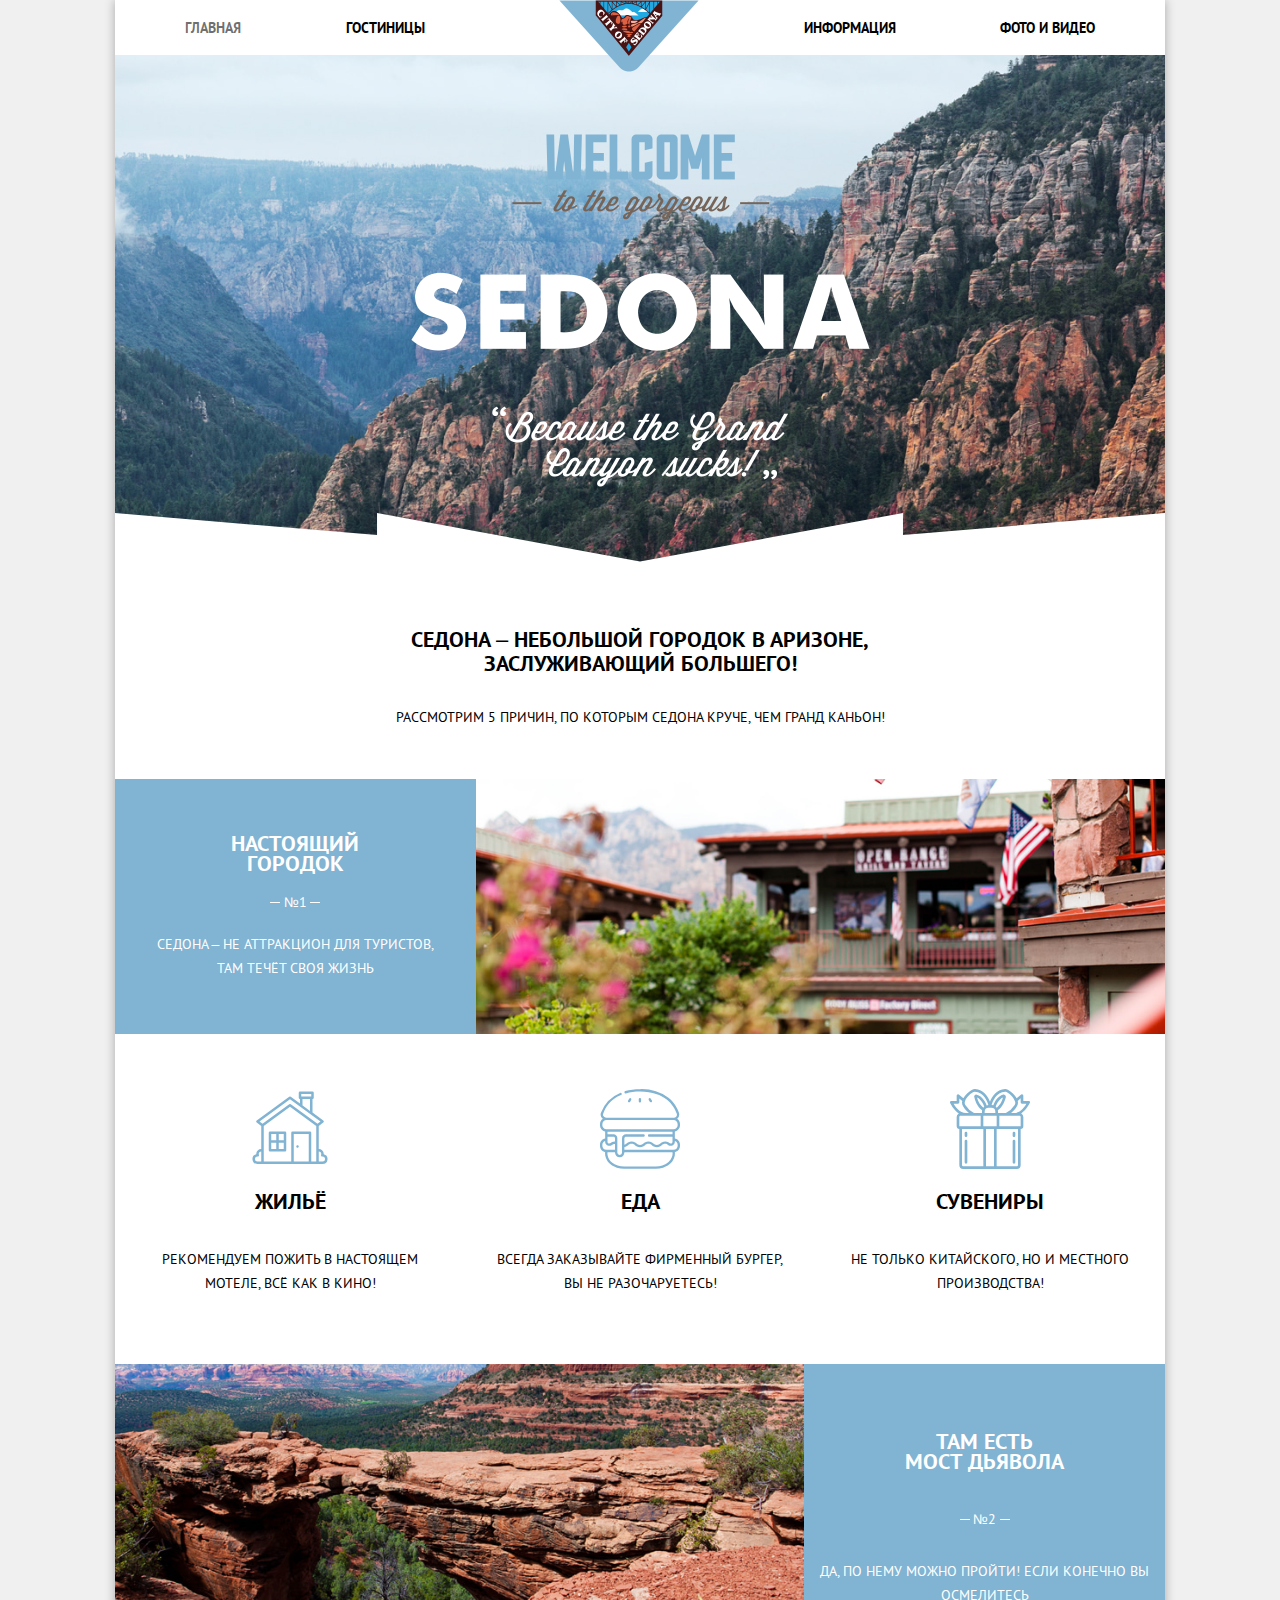
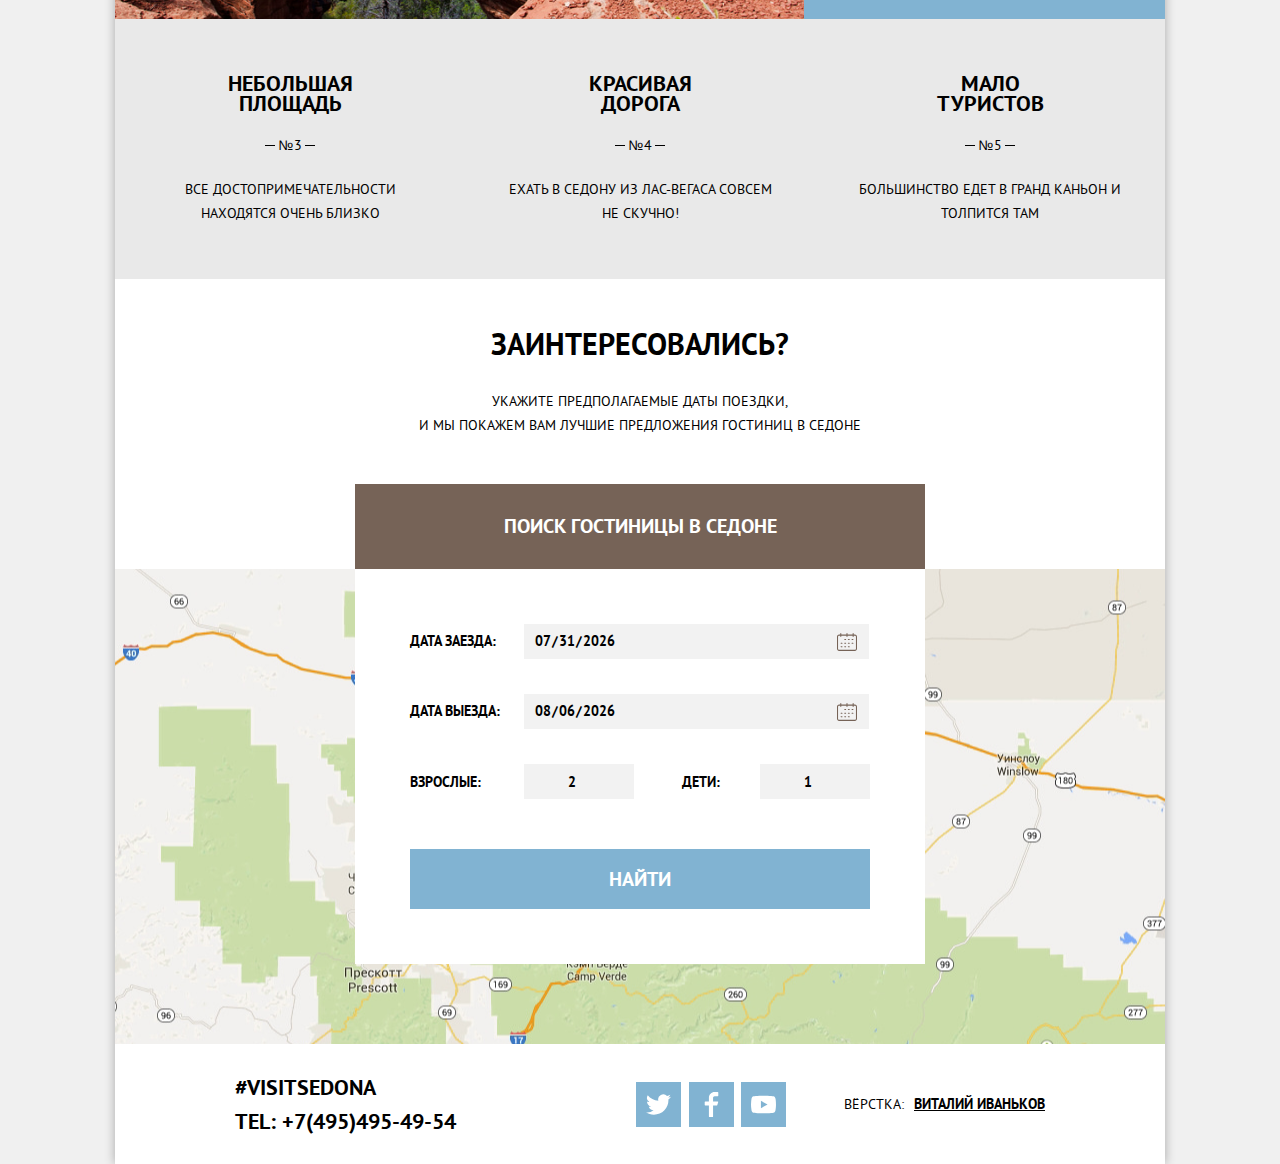
<file: index.html>
<!DOCTYPE html>
<html lang="ru">

<head>
  <meta charset="UTF-8">
  <meta name="viewport" content="width=device-width, initial-scale=1.0">
  <link rel="stylesheet" href="css/normalize.css">
  <link rel="stylesheet" href="css/style.css">
  <title>Туристический городок Sedona</title>
</head>

<body>

  <h1 class="visually-hidden">Сайт туристического городка Sedona</h1>

  <div class="main-container">

    <header class="header">
      <h2 class="visually-hidden">Шапка сайта</h2>
      <div class="inner-container">
        <nav class="main-navigation">
          <ul class="navigation-list">
            <li class="list-item-left"><a class="navigation-active">Главная</a></li>
            <li class="list-item-left"><a href="hotels.html">Гостиницы</a></li>
            <li class="navigation-logo"></li>
            <li class="list-item-right"><a href="#">Информация</a></li>
            <li class="list-item-right"><a href="#">Фото и видео</a></li>
          </ul>
        </nav>
      </div>
    </header>

    <main class="main">

      <section class="main-logo">
        <h2 class="visually-hidden">Логотип-приветствие посетителя</h2>
        <img src="img/icon/welcome.png"
          alt="Изображение, на котором написано: 'Welcome to the gorgeous Sedona. «Because the Grand Canyon sucks!»'">
        <div class="decorative-arrows-wrapper">
          <img class="decorative-arrows" src="svg/arrows.svg" alt="Декоративные стрелочки">
        </div>
      </section>

      <section class="main-features">
        <h2 class="visually-hidden">Преимущества отдыха в Седоне</h2>
        <p class="main-features-title">Седона ‒ небольшой городок в Аризоне, <br> заслуживающий большего!</p>
        <p class="main-features-text">Рассмотрим 5 причин, по которым Седона круче, чем Гранд Каньон!</p>

        <div class="feature">
          <h3 class="visually-hidden">Преимущество №1</h3>
          <div class="feature-card">
            <div class="card-title">Настоящий<br>городок</div>
            <div class="card-num">№1</div>
            <div class="card-text">Седона ‒ не аттракцион для туристов,<br>там течёт своя жизнь</div>
          </div>
          <div class="feature-img">
            <img src="img/main/photo-2.jpg" alt="Фото кафе на территории Седоны">
          </div>
        </div>

        <div class="features-block">
          <div class="feature-card">
            <img class="card-icon" height="80" width="80" src="svg/living.svg" alt="Иконка в виде домика">
            <p class="card-title">Жильё</p>
            <p class="card-text">Рекомендуем пожить в настоящем мотеле, всё как в кино!</p>
          </div>
          <div class="feature-card">
            <img class="card-icon" height="80" width="80" src="svg/burger.svg" alt="Иконка в виде бургера">
            <p class="card-title">Еда</p>
            <p class="card-text">Всегда заказывайте фирменный бургер, вы не разочаруетесь!</p>
          </div>
          <div class="feature-card">
            <img class="card-icon" height="80" width="80" src="svg/gift.svg" alt="Иконка в виде подарочной коробки">
            <p class="card-title">Сувениры</p>
            <p class="card-text">Не только китайского, но и местного производства!</p>
          </div>
        </div>

        <div class="feature">
          <h3 class="visually-hidden">Преимущество №2</h3>
          <div class="feature-img">
            <img src="img/main/photo-1.jpg" alt="Фото Моста дьявола">
          </div>
          <div class="feature-card">
            <p class="card-title">Там есть<br>мост дьявола</p>
            <p class="card-num">№2</p>
            <p class="card-text">Да, по нему можно пройти! Если конечно вы осмелитесь</p>
          </div>
        </div>

        <div class="features-block">
          <div class="feature-card">
            <h3 class="visually-hidden">Преимущество №3</h3>
            <p class="card-title">Небольшая<br>площадь</p>
            <p class="card-num">№3</p>
            <p class="card-text">Все достопримечательности находятся очень близко</p>
          </div>
          <div class="feature-card">
            <h3 class="visually-hidden">Преимущество №4</h3>
            <p class="card-title">Красивая<br>дорога</p>
            <p class="card-num">№4</p>
            <p class="card-text">Ехать в Седону из Лас-Вегаса совсем не скучно!</p>
          </div>
          <div class="feature-card">
            <h3 class="visually-hidden">Преимущество №5</h3>
            <p class="card-title">Мало<br>туристов</p>
            <p class="card-num">№5</p>
            <p class="card-text">Большинство едет в Гранд Каньон и толпится там</p>
          </div>
        </div>

      </section>

      <section class="main-hotels">

        <h2 class="visually-hidden">Поиск гостиницы в Седоне</h2>

        <p class="hotels-title">Заинтересовались?</p>

        <p class="hotels-subtitle">Укажите предполагаемые даты поездки, <br> и мы покажем вам лучшие предложения
          гостиниц в Седоне </p>

        <button class="index-btn" type="button">Поиск гостиницы в Седоне</button>

      </section>

      <section class="main-map">

        <div class="index-form-wrapper">
          <form class="index-form" style="display:block;opacity: 1;" action="https://echo.htmlacademy.ru" method="POST">
            <div class="index-form-line">
              <label class="index-line-label" for="start-date"> Дата заезда: </label>
              <input class="index-line-input" type="date" id="start-date" name="start-date" value="2020-06-10" required>
            </div>
            <div class="index-form-line">
              <label class="index-line-label" for="end-date"> Дата выезда: </label>
              <input class="index-line-input" type="date" id="end-date" name="end-date" value="2020-06-18" required>
            </div>
            <div class="index-form-line">
              <div class="index-line-div">
                <label class="index-line-label" for="adults-count"> Взрослые: </label>
                <input class="index-line-input" type="number" id="adults-count" name="adults" value="2" min="1"
                  max="100" required>
              </div>
              <div class="index-line-div">
                <label class="index-line-label" for="children-count"> Дети: </label>
                <input class="index-line-input" type="number" id="children-count" name="children" value="1" min="1"
                  max="100">
              </div>
            </div>
            <button class="index-submit-btn" type="submit">Найти</button>
          </form>
        </div>

      </section>

    </main>

    <footer class="footer">

      <div class="footer-contacts">
        <p class="contacts-text">#VISITSEDONA</p>
        <a class="contacts-tel" href="tel:+7(495)495-49-54">TEL: +7(495)495-49-54</a>
      </div>

      <div class="footer-socials">
        <a href="#">
          <div class="social-link">
            <svg height="25" width="25" xmlns="http://www.w3.org/2000/svg" viewBox="0 0 512 512" aria-label="Иконка Твиттер">
              <defs />
              <path class="path-background"
                d="M512 97c-19 9-39 14-60 17 21-13 38-34 46-58-21 12-43 20-67 25a105 105 0 00-179 96c-87-4-164-46-216-110a106 106 0 0032 140c-17 0-34-5-48-13v2c0 51 37 93 85 103a105 105 0 01-48 1c14 42 52 73 98 74A211 211 0 010 417c46 30 102 47 161 47a297 297 0 00298-312c21-15 39-34 53-55z" />
            </svg>
          </div>
        </a>
        <a href="#">
          <div class="social-link">
            <svg height="25" width="25" xmlns="http://www.w3.org/2000/svg" viewBox="0 0 512 512" aria-label="Иконка Facebook">
              <defs />
              <path class="path-background"
                d="M320 85h64c6 0 11-4 11-10V11c0-6-5-11-11-11h-64c-65 0-117 53-117 117v75h-75c-6 0-11 5-11 11v64c0 6 5 10 11 10h75v224c0 6 4 11 10 11h64c6 0 11-5 11-11V277h75c4 0 8-3 10-7l21-64a11 11 0 00-10-14h-96v-75c0-17 14-32 32-32z" />
            </svg>
          </div>
        </a>
        <a href="#">
          <div class="social-link">
            <svg height="25" width="25" xmlns="http://www.w3.org/2000/svg" viewBox="0 0 68 48" aria-label="Иконка YouTube">
              <defs />
              <path class="path-background"
                d="M66.5 7.7c-.8-2.9-2.5-5.4-5.4-6.2C55.8.1 34 0 34 0S12.2.1 6.9 1.6c-3 .7-4.6 3.2-5.4 6.1a89.6 89.6 0 000 32.5c.8 3 2.5 5.5 5.4 6.3C12.2 47.9 34 48 34 48s21.8-.1 27.1-1.6c3-.7 4.6-3.2 5.4-6.1C68 35 68 24 68 24s0-11-1.5-16.3z" />
              <path class="path-hole" d="M45 24L27 14v20" />
            </svg>
          </div>
        </a>
      </div>

      <div class="footer-author">
        <a class="author-link" href="https://github.com/vaivankov">
          <p class="author-text">Вёрстка:</p><br>
          <p class="author-name">Виталий Иваньков</p>
        </a>
      </div>

    </footer>

  </div>

  <!-- <script src="js/func__.js"></script> -->
  <script src="js/variables.js"></script>
  <script src="js/func__setTodaysDate.js"></script>
  <script src="js/func__toggleModalWindow.js"></script>
  <script src="js/handlers.js"></script>

</body>

</html>
</file>
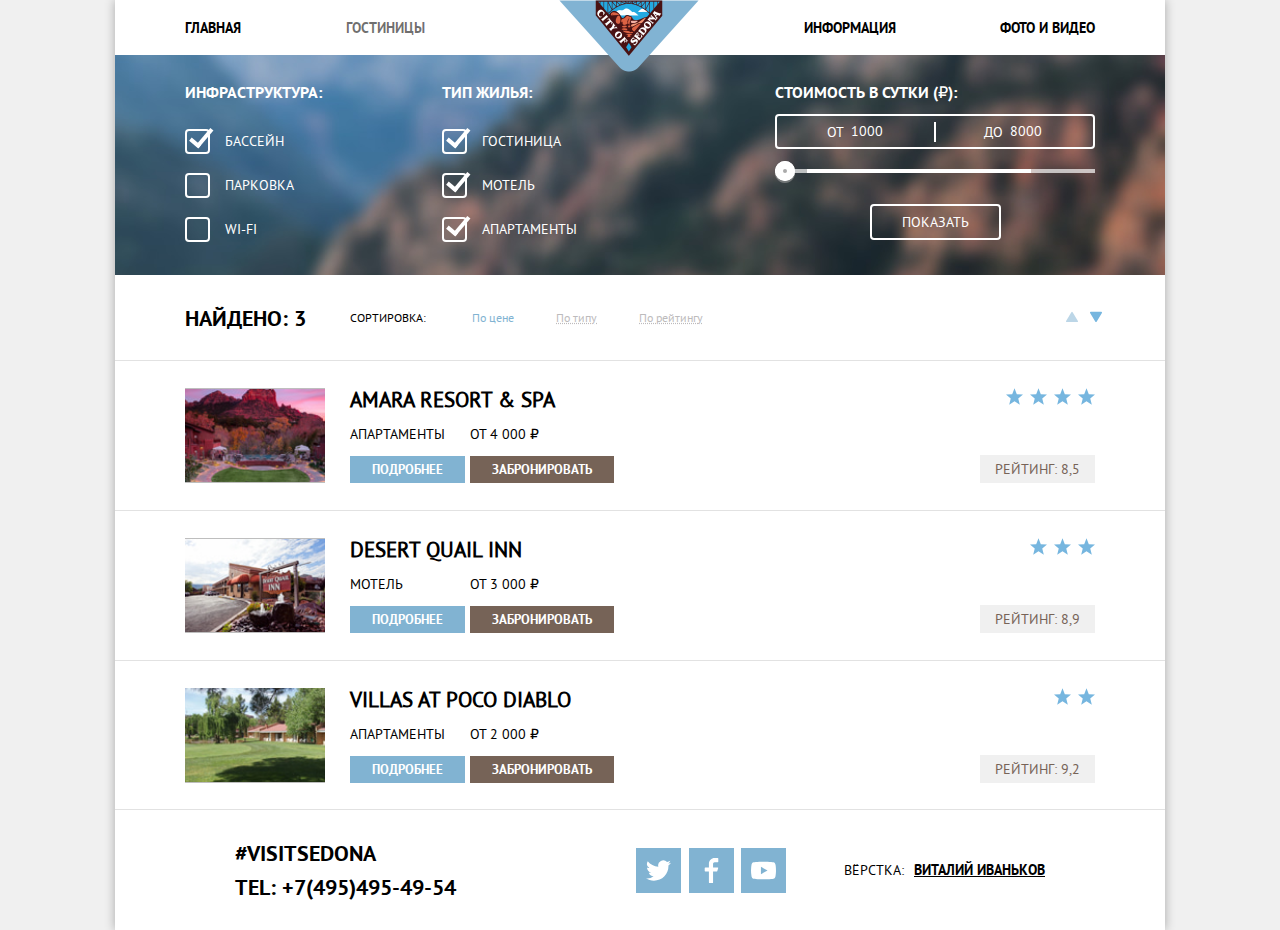
<file: hotels.html>
<!DOCTYPE html>
<html lang="ru">

<head>
  <meta charset="UTF-8">
  <meta name="viewport" content="width=device-width, initial-scale=1.0">
  <link rel="stylesheet" href="css/normalize.css">
  <link rel="stylesheet" href="css/style.css">
  <title>Туристический городок Sedona</title>
</head>

<body>

  <div class="main-container">

    <header class="header">
      <div class="inner-container">
        <nav class="main-navigation">
          <ul class="navigation-list">
            <li class="list-item-left"><a href="index.html">Главная</a></li>
            <li class="list-item-left"><a class="navigation-active">Гостиницы</a></li>
            <li class="navigation-logo"></li>
            <li class="list-item-right"><a href="#">Информация</a></li>
            <li class="list-item-right"><a href="#">Фото и видео</a></li>
          </ul>
        </nav>
      </div>
    </header>

    <main class="main">

      <h1 class="visually-hidden">Поиск отеля</h1>

      <section class="find-hotel">

        <div class="inner-container find-hotel-wrapper">

          <form class="find-hotel-form" action="https://echo.htmlacademy.ru" method="POST">

            <fieldset class="infrastructure">
              <legend class="infrastructure-title">
                Инфраструктура:
              </legend>
              <label>
                <input class="visually-hidden" type="checkbox" name="infrastructure-pool" id="infrastructure-pool"
                  checked>
                <span class="checkbox-indicator"></span>
                Бассейн
              </label>
              <label>
                <input class="visually-hidden" type="checkbox" name="infrastructure-parking"
                  id="infrastructure-parking">
                <span class="checkbox-indicator"></span>
                Парковка
              </label>
              <label>
                <input class="visually-hidden" type="checkbox" name="infrastructure-wifi" id="infrastructure-wifi">
                <span class="checkbox-indicator"></span>
                Wi-Fi
              </label>
            </fieldset>

            <fieldset class="accommodation">
              <legend class="accommodation-title">
                Тип жилья:
              </legend>
              <label>
                <input class="visually-hidden" type="checkbox" name="accommodation-hotel" id="accommodation-hotel"
                  checked>
                <span class="checkbox-indicator"></span>
                Гостиница
              </label>
              <label>
                <input class="visually-hidden" type="checkbox" name="accommodation-motel" id="accommodation-motel"
                  checked>
                <span class="checkbox-indicator"></span>
                Мотель
              </label>
              <label>
                <input class="visually-hidden" type="checkbox" name="accommodation-apartment"
                  id="accommodation-apartment" checked>
                <span class="checkbox-indicator"></span>
                Апартаменты
              </label>
            </fieldset>

            <fieldset class="price-slider-wrapper">
              <legend class="price-title">Стоимость в сутки (&#8381;):</legend>
              <div class="price-input-wrapper">
                <div class="price-input">
                  <label for="price-min">От</label>
                  <input class="price-input-min" data-position="min" value="1000" name="price-min" min="0" max="10000" step="500" type="number" id="price-min">
                </div>
                <div class="price-input">
                  <label for="price-max">До</label>
                  <input class="price-input-max" data-position="max" value="8000" name="price-max" min="0" max="10000" step="500" type="number" id="price-max">
                </div>
              </div>
              <div class="price-slider">
                <div class="slider-track" style="--left-value: 1000; --right-value: 8000; --min: 0; --max: 10000;"></div>
                <label class="visually-hidden" for="left-value">Минимальная цена</label>
                <input class="price-slider-min" id="left-value" value="1000" min="0" max="10000" step="500" type="range">
                <label class="visually-hidden" for="right-value">Минимальная цена</label>
                <input class="price-slider-max" id="right-value" value="8000" min="0" max="10000" step="500" type="range">
              </div>
              <div class="price-submit-wrapper">
                <button class="price-submit" type="submit">Показать</button>
              </div>
            </fieldset>

          </form>

        </div>

      </section>

      <section class="filter-results">

        <div class="results-header inner-container">
          <div class="result-count">
            <p>Найдено: 3</p>
          </div>
          <div class="result-sort">
            <span class="sort-title">Сортировка:</span>
            <button class="sort-by sort-by--active">По цене</button>
            <button class="sort-by">По типу</button>
            <button class="sort-by">По рейтингу</button>
          </div>
          <div class="sort-direction">
            <div class="arrow-up">
              <button type="button">
                <svg height="12" width="12" viewBox="0 0 512 512">
                  <path d="M508 427L283 53a31 31 0 00-54 0L4 427c-12 21 3 47 27 47h450c24 0 39-26 27-47z" />
                </svg>
              </button>
            </div>
            <div class="arrow-down arrow--active">
              <button type="button">
                <svg height="12" width="12" viewBox="0 0 512 512">
                  <path
                    d="M 508,84.231546 283,458.23155 a 31,31 0 0 1 -54,0 L 4,84.231546 c -12,-21 3,-47 27,-47 h 450 c 24,0 39,26 27,47 z" />
                </svg>
              </button>
            </div>
          </div>
        </div>

        <div class="results-list">

          <div class="hotel-card inner-container">
            <div class="hotel-preview"><img height="135" width="90" src="img/main/hotel-preview-1.jpg"
                alt="Фото пруда у отеля на фоне горы"></div>
            <div class="hotel-info">
              <div class="hotel-name">
                <h2>Amara Resort & Spa</h2>
              </div>
              <div class="hotel-card-btn-wrapper">
                <div class="hotel-details">
                  <p>Апартаменты</p>
                  <button>Подробнее</button>
                </div>
                <div class="hotel-order">
                  <p>от 4 000 &#8381;</p>
                  <button>Забронировать</button>
                </div>
              </div>
            </div>
            <div class="hotel-rating">
              <div class="rating-stars">
                <img height="17" width="17" src="svg/star.svg" alt="Звёздочка рейтинга">
                <img height="17" width="17" src="svg/star.svg" alt="Звёздочка рейтинга">
                <img height="17" width="17" src="svg/star.svg" alt="Звёздочка рейтинга">
                <img height="17" width="17" src="svg/star.svg" alt="Звёздочка рейтинга">
              </div>
              <div class="rating-text">Рейтинг: 8,5</div>
            </div>
          </div>

          <div class="hotel-card inner-container">
            <div class="hotel-preview"><img height="135" width="90" src="img/main/hotel-preview-3.jpg"
                alt="Фото парадной вывески мотеля с мини-фонтаном"></div>
            <div class="hotel-info">
              <div class="hotel-name">
                <h2>Desert Quail Inn</h2>
              </div>
              <div class="hotel-card-btn-wrapper">
                <div class="hotel-details">
                  <p>Мотель</p>
                  <button>Подробнее</button>
                </div>
                <div class="hotel-order">
                  <p>от 3 000 &#8381;</p>
                  <button>Забронировать</button>
                </div>
              </div>
            </div>
            <div class="hotel-rating">
              <div class="rating-stars">
                <img height="17" width="17" src="svg/star.svg" alt="Звёздочка рейтинга">
                <img height="17" width="17" src="svg/star.svg" alt="Звёздочка рейтинга">
                <img height="17" width="17" src="svg/star.svg" alt="Звёздочка рейтинга">
              </div>
              <div class="rating-text">Рейтинг: 8,9</div>
            </div>
          </div>

          <div class="hotel-card inner-container">
            <div class="hotel-preview"><img height="135" width="90" src="img/main/hotel-preview-2.jpg"
                alt="Фото апартаментов среди деревьев на лужайке"></div>
            <div class="hotel-info">
              <div class="hotel-name">
                <h2>Villas at Poco Diablo</h2>
              </div>
              <div class="hotel-card-btn-wrapper">
                <div class="hotel-details">
                  <p>Апартаменты</p>
                  <button>Подробнее</button>
                </div>
                <div class="hotel-order">
                  <p>от 2 000 &#8381;</p>
                  <button>Забронировать</button>
                </div>
              </div>
            </div>
            <div class="hotel-rating">
              <div class="rating-stars">
                <img height="17" width="17" src="svg/star.svg" alt="Звёздочка рейтинга">
                <img height="17" width="17" src="svg/star.svg" alt="Звёздочка рейтинга">
              </div>
              <div class="rating-text">Рейтинг: 9,2</div>
            </div>
          </div>

        </div>

      </section>

    </main>

    <footer class="footer">

      <div class="footer-contacts">
        <p class="contacts-text">#VISITSEDONA</p>
        <a class="contacts-tel" href="tel:+7(495)495-49-54">TEL: +7(495)495-49-54</a>
      </div>

      <div class="footer-socials">
        <a href="#">
          <div class="social-link">
            <svg height="25" width="25" viewBox="0 0 512 512" aria-label="Иконка Твиттер">
              <defs />
              <path class="path-background"
                d="M512 97c-19 9-39 14-60 17 21-13 38-34 46-58-21 12-43 20-67 25a105 105 0 00-179 96c-87-4-164-46-216-110a106 106 0 0032 140c-17 0-34-5-48-13v2c0 51 37 93 85 103a105 105 0 01-48 1c14 42 52 73 98 74A211 211 0 010 417c46 30 102 47 161 47a297 297 0 00298-312c21-15 39-34 53-55z" />
            </svg>
          </div>
        </a>
        <a href="#">
          <div class="social-link">
            <svg height="25" width="25" viewBox="0 0 512 512" aria-label="Иконка Facebook">
              <defs />
              <path class="path-background"
                d="M320 85h64c6 0 11-4 11-10V11c0-6-5-11-11-11h-64c-65 0-117 53-117 117v75h-75c-6 0-11 5-11 11v64c0 6 5 10 11 10h75v224c0 6 4 11 10 11h64c6 0 11-5 11-11V277h75c4 0 8-3 10-7l21-64a11 11 0 00-10-14h-96v-75c0-17 14-32 32-32z" />
            </svg>
          </div>
        </a>
        <a href="#">
          <div class="social-link">
            <svg height="25" width="25" viewBox="0 0 68 48" aria-label="Иконка YouTube">
              <defs />
              <path class="path-background"
                d="M66.5 7.7c-.8-2.9-2.5-5.4-5.4-6.2C55.8.1 34 0 34 0S12.2.1 6.9 1.6c-3 .7-4.6 3.2-5.4 6.1a89.6 89.6 0 000 32.5c.8 3 2.5 5.5 5.4 6.3C12.2 47.9 34 48 34 48s21.8-.1 27.1-1.6c3-.7 4.6-3.2 5.4-6.1C68 35 68 24 68 24s0-11-1.5-16.3z" />
              <path class="path-hole" d="M45 24L27 14v20" />
            </svg>
          </div>
        </a>
      </div>

      <div class="footer-author">
        <a class="author-link" href="https://github.com/vaivankov">
          <p class="author-text">Вёрстка:</p><br>
          <p class="author-name">Виталий Иваньков</p>
        </a>
      </div>

    </footer>

  </div>

  <script src="js/variables.js"></script>
  <script src="js/func__syncSliderValuesHandler.js"></script>
  <script src="js/func__syncInputValuesHandler.js"></script>
  <script src="js/func__syncMaxInputNMaxSliderHandler.js"></script>
  <script src="js/func__syncMaxPriceSliderNMaxPriceInputHandler.js"></script>
  <script src="js/func__syncMinInputNMinSliderHandler.js"></script>
  <script src="js/func__syncMinPriceSliderNMinPriceInputHandler.js"></script>

</body>

</html>
</file>
<file: css/style.css>
@font-face {
  font-weight: normal;
  font-family: "ptsans";

  src: url(../fonts/ptsans.woff);
  src: url(../fonts/ptsans.woff2);
}

@font-face {
  font-weight: bold;
  font-family: "ptsansbold";

  src: url(../fonts/ptsansbold.woff);
  src: url(../fonts/ptsansbold.woff2);
}

.visually-hidden {
  position: absolute;

  width: 1px;
  height: 1px;
  margin: -1px;
  padding: 0;
  overflow: hidden;

  white-space: nowrap;

  border: 0;

  clip: rect(0 0 0 0);
  -webkit-clip-path: inset(100%);
          clip-path: inset(100%);
}

html {
  -webkit-box-sizing: border-box;
          box-sizing: border-box;
}

*,
*:before,
*:after {
  -webkit-box-sizing: inherit;
          box-sizing: inherit;
}

body {
  width: 1200px;
  margin: 0 auto;
  padding: 0;

  font-weight: 400;
  font-size: 14px;
  line-height: 24px;
  font-family: "ptsans", Arial, sans-serif;
  color: #000000;
  text-transform: uppercase;

  background-color: #f0f0f0;
}

.main-container {
  margin: 0 75px;

  background-color: #ffffff;
  -webkit-box-shadow: 0 0 10px rgba(0, 0, 0, 0.3);
          box-shadow: 0 0 10px rgba(0, 0, 0, 0.3);
}

.inner-container {
  height: 100%;
  padding: 0 70px;
}

img {
  max-width: 100%;
  height: auto;
}

.header {
  width: 100%;
  height: 55px;
}

.main-navigation {
  height: 100%;
}

.navigation-list {
  display: -webkit-box;
  display: -ms-flexbox;
  display: flex;
  -webkit-box-pack: justify;
  -ms-flex-pack: justify;
  justify-content: space-between;
  -webkit-box-align: center;
  -ms-flex-align: center;
  align-items: center;
  height: 100%;
  margin: 0;
  padding: 0;

  list-style: none;
  font-family: "ptsansbold", Arial, sans-serif;
}

.navigation-list a {
  color: #000000;
  text-decoration: none;
}

.navigation-list a.navigation-active {
  color: #00000090;
}

.navigation-logo {
  position: relative;

  width: 170px;
  height: 100%;
}

.navigation-logo::after {
  content: "";
  position: absolute;
  top: 0;
  left: 30px;
  z-index: 9;

  width: 170px;
  height: 72px;

  background-image: url(../img/icon/logo.png);
  background-repeat: no-repeat;
  background-position: 0 0;
  background-size: contain;
}

.main-logo {
  position: relative;

  display: -webkit-box;
  display: -ms-flexbox;
  display: flex;
  -webkit-box-pack: center;
  -ms-flex-pack: center;
  justify-content: center;
  -webkit-box-align: center;
  -ms-flex-align: center;
  align-items: center;
  height: 510px;
  overflow: hidden;

  background-color: lightgray;
  background-image: url("../img/main/bg-main.jpg");
  background-repeat: no-repeat;
  background-position: 0 -80px;
  background-size: 100%;
}

.decorative-arrows-wrapper {
  position: absolute;
  right: -1px;
  bottom: -1px;
  left: -1px;

  display: -webkit-box;
  display: -ms-flexbox;
  display: flex;
  width: calc(100% + 2px);
}

.decorative-arrows {
  width: 100%;
  height: 100%;
}

.main-features {
  margin: 0;
  padding: 40px 0;
}

.main-features-title {
  margin-bottom: 30px;

  font-size: 22px;
  line-height: 24px;
  font-family: "ptsansbold", Arial, sans-serif;
  text-align: center;
}

.main-features-text {
  margin: 0;
  margin-bottom: 50px;
  padding: 0;

  text-align: center;
}

.feature {
  display: -webkit-box;
  display: -ms-flexbox;
  display: flex;
  height: 255px;

  background-color: #81b3d2;
}

.feature-card {
  display: -webkit-box;
  display: -ms-flexbox;
  display: flex;
  -webkit-box-orient: vertical;
  -webkit-box-direction: normal;
  -ms-flex-direction: column;
      flex-direction: column;
  -ms-flex-pack: distribute;
  justify-content: space-around;
  -webkit-box-align: center;
  -ms-flex-align: center;
  align-items: center;
  -ms-flex-item-align: center;
  align-self: center;
  width: 550px;
  height: 65%;

  text-align: center;
  color: white;
}

.card-title {
  font-size: 22px;
  line-height: 20px;
  font-family: "ptsansbold", Arial, sans-serif;
}

.card-num {
  position: relative;

  width: 50px;
}

.card-num::before {
  content: "";
  position: absolute;
  top: 50%;
  left: 0;

  width: 10px;
  height: 1px;

  background: white;
}

.card-num::after {
  content: "";
  position: absolute;
  top: 50%;
  right: 0;

  width: 10px;
  height: 1px;

  background: white;
}

.feature-img {
  display: -webkit-box;
  display: -ms-flexbox;
  display: flex;
  width: 100%;
  height: 100%;
}

.feature-img img {
  width: 100%;
  height: auto;

  -o-object-fit: cover;
     object-fit: cover;
}

.features-block {
  display: -webkit-box;
  display: -ms-flexbox;
  display: flex;
  -ms-flex-pack: distribute;
  justify-content: space-around;
  height: 330px;
}

.features-block:last-of-type {
  -webkit-box-align: center;
  -ms-flex-align: center;
  align-items: center;
  height: 260px;

  background-color: #e9e9e9;
}

.features-block:last-of-type .card-num::after,
.features-block:last-of-type .card-num::before {
  background: black;
}

.features-block .feature-card {
  display: -webkit-box;
  display: -ms-flexbox;
  display: flex;
  -webkit-box-pack: end;
  -ms-flex-pack: end;
  justify-content: flex-end;
  width: 300px;
  height: 150px;
  margin-top: 70px;

  color: black;
}

.features-block:last-of-type .feature-card {
  -webkit-box-pack: center;
  -ms-flex-pack: center;
  justify-content: center;
  height: 200px;
  margin: 0;
}

.features-block:last-of-type .feature-card > * {
  margin: 10px;
}

.card-icon {
  margin-top: 50px;
}

.main-hotels {
  position: relative;

  display: -webkit-box;
  display: -ms-flexbox;
  display: flex;
  -webkit-box-orient: vertical;
  -webkit-box-direction: normal;
  -ms-flex-direction: column;
      flex-direction: column;
  -webkit-box-align: center;
  -ms-flex-align: center;
  align-items: center;
  height: 250px;
}

.hotels-title {
  margin-top: 10px;

  font-size: 30px;
  line-height: 30px;
  font-family: "ptsansbold", Arial, sans-serif;
  text-align: center;
}

.hotels-subtitle {
  margin-top: 0;

  text-align: center;
}

.index-btn {
  position: absolute;
  bottom: 0;

  width: 570px;
  height: 85px;

  font-size: 20px;
  font-family: "ptsansbold", Arial, sans-serif;
  color: white;
  text-transform: uppercase;

  background-color: #766357;
  border: none;
  outline: none;
  cursor: pointer;
}

.index-btn:hover,
.index-btn:focus {
  background-color: #604e43;
}

.index-btn:active {
  color: #ffffff30;

  background-color: #503e33;
}

.index-form-wrapper {
  position: absolute;
  top: 0;
  left: 50%;

  -webkit-transform: translate(-50%, 0);
      -ms-transform: translate(-50%, 0);
          transform: translate(-50%, 0);
}

.index-form {
  display: -webkit-box;
  display: -ms-flexbox;
  display: flex;
  -webkit-box-orient: vertical;
  -webkit-box-direction: normal;
  -ms-flex-direction: column;
      flex-direction: column;
  -webkit-box-pack: center;
  -ms-flex-pack: center;
  justify-content: center;
  width: 570px;
  padding: 55px;
  overflow: hidden;

  font-family: "ptsansbold", Arial, sans-serif;

  background-color: white;

  -webkit-transition: all 0.6s;
       -o-transition: all 0.6s;
          transition: all 0.6s;
}

.index-form-line {
  margin-bottom: 35px;
}

.index-form-line:last-of-type {
  display: -webkit-box;
  display: -ms-flexbox;
  display: flex;
  -webkit-box-pack: justify;
  -ms-flex-pack: justify;
  justify-content: space-between;
  margin-bottom: 50px;
}

.index-line-label {
  display: inline-block;
  width: 110px;
}

.index-line-div:last-of-type .index-line-label {
  text-align: center;
}

.index-line-input {
  position: relative;

  width: 345px;
  height: 35px;
  padding: 5px 10px;

  background-color: #f2f2f2;
  border: none;
}

.index-line-input:hover {
  background-color: #ebebeb;
}

.index-line-input:focus {
  background-color: #ffffff;
  outline: auto;
}

.index-form-line:last-of-type .index-line-input {
  width: 110px;
}

.index-line-input[type="date"]::-webkit-calendar-picker-indicator {
  width: 20px;
  height: 20px;

  background-image: url(../svg/calendar.svg);
  cursor: pointer;
}

.index-line-div .index-line-input {
  text-align: center;
}

.index-submit-btn {
  width: 100%;
  height: 60px;

  font-size: 20px;
  font-family: "ptsansbold", Arial, sans-serif;
  color: white;
  text-transform: uppercase;

  border: none;
  outline: none;
  cursor: pointer;
}

.path-hole,
.footer-socials a,
.index-submit-btn {
  background-color: #81b3d2;

  fill: #81b3d2;
}

.footer-socials a:hover .path-hole,
.footer-socials a:hover,
.footer-socials a:focus .path-hole,
.footer-socials a:focus,
.index-submit-btn:hover,
.index-submit-btn:focus {
  background-color: #669ec0;

  fill: #669ec0;
}

.footer-socials a:active,
.footer-socials a:active .path-hole,
.index-submit-btn:active {
  color: #ffffff30;

  background-color: #5496bd;
}

.path-background {
  fill: #ffffff;
}

.footer-socials a:active .path-background {
  fill: #ffffff30;
}

.main-map {
  position: relative;

  height: 475px;

  background-color: lightgray;
  background-image: url("../img/main/map.jpg");
  background-position: center;
}

.footer {
  display: -webkit-box;
  display: -ms-flexbox;
  display: flex;
  -webkit-box-align: center;
  -ms-flex-align: center;
  align-items: center;
  height: 120px;
  padding: 0 120px;
}

.footer-contacts {
  margin-right: 180px;

  font-size: 22px;
  font-family: "ptsansbold", Arial, sans-serif;
}

.contacts-text {
  margin: 0;
  margin-bottom: 10px;

  color: black;
  text-decoration: none;
}

.contacts-tel {
  margin: 0;

  color: black;
  text-decoration: none;
}

.footer-socials {
  display: -webkit-box;
  display: -ms-flexbox;
  display: flex;
  -webkit-box-pack: justify;
  -ms-flex-pack: justify;
  justify-content: space-between;
  width: 150px;
  margin-right: auto;
}

.footer-socials a {
  display: -webkit-box;
  display: -ms-flexbox;
  display: flex;
  -webkit-box-pack: center;
  -ms-flex-pack: center;
  justify-content: center;
  -webkit-box-align: center;
  -ms-flex-align: center;
  align-items: center;
  width: 45px;
  height: 45px;
}

.social-link {
  display: -webkit-box;
  display: -ms-flexbox;
  display: flex;
  -webkit-box-pack: center;
  -ms-flex-pack: center;
  justify-content: center;
  -webkit-box-align: center;
  -ms-flex-align: center;
  align-items: center;
  width: 25px;
  height: 25px;
}

.author-link {
  display: -webkit-box;
  display: -ms-flexbox;
  display: flex;

  color: black;
  text-decoration: none;
}

.author-text {
  margin-right: 10px;
}

.author-name {
  font-family: "ptsansbold", Arial, sans-serif;
  text-decoration: underline;
}

.footer-author:hover {
  cursor: pointer;
}

.hotel-name h2:hover,
.navigation-list a[href]:hover,
.footer-author:hover .author-name {
  color: #81b3d2;
}

.hotel-name h2:active,
.navigation-list a[href]:active,
.footer-author:active .author-name {
  color: #bdbbbc;
}

.modal-show-animation {
  -webkit-animation: showup 0.5s;
          animation: showup 0.5s;
}

.modal-hide-animation {
  -webkit-animation: showdown 0.5s;
          animation: showdown 0.5s;
}

@-webkit-keyframes showup {
  0% {
    opacity: 0;
  }

  20% {
    opacity: 0.2;
  }

  40% {
    opacity: 0.4;
  }

  60% {
    opacity: 0.6;
  }

  80% {
    opacity: 0.8;
  }

  100% {
    opacity: 1;
  }
}

@keyframes showup {
  0% {
    opacity: 0;
  }

  20% {
    opacity: 0.2;
  }

  40% {
    opacity: 0.4;
  }

  60% {
    opacity: 0.6;
  }

  80% {
    opacity: 0.8;
  }

  100% {
    opacity: 1;
  }
}

@-webkit-keyframes showdown {
  0% {
    opacity: 1;
  }

  20% {
    opacity: 0.8;
  }

  40% {
    opacity: 0.6;
  }

  60% {
    opacity: 0.4;
  }

  80% {
    opacity: 0.2;
  }

  100% {
    opacity: 0;
  }
}

@keyframes showdown {
  0% {
    opacity: 1;
  }

  20% {
    opacity: 0.8;
  }

  40% {
    opacity: 0.6;
  }

  60% {
    opacity: 0.4;
  }

  80% {
    opacity: 0.2;
  }

  100% {
    opacity: 0;
  }
}

.find-hotel {
  width: 100%;
  height: 220px;

  background-color: lightgray;
  background-image: url("../img/main/bg-main-blur.jpg");
  background-repeat: no-repeat;
  background-position: 0 -300px;
  background-size: 100%;
}

.find-hotel-form {
  display: -webkit-box;
  display: -ms-flexbox;
  display: flex;
  width: 100%;
  height: 100%;

  font-size: 14px;
  color: white;
}

.find-hotel-form fieldset {
  border: none;
}

.checkbox-indicator {
  position: absolute;
  top: 0;
  left: 0;

  width: 25px;
  height: 25px;

  border: 2px solid #ffffff;
  border-radius: 4px;
}

.accommodation,
.infrastructure {
  display: -webkit-box;
  display: -ms-flexbox;
  display: flex;
  -webkit-box-orient: vertical;
  -webkit-box-direction: normal;
  -ms-flex-direction: column;
      flex-direction: column;
  margin: 0;
  margin-top: 25px;
  margin-right: 120px;
  padding: 0;
}

.accommodation {
  margin-right: auto;
}

.accommodation label,
.infrastructure label {
  position: relative;

  margin-bottom: 20px;
  padding-left: 40px;

  cursor: pointer;
}

.accommodation input[type="checkbox"]:checked + .checkbox-indicator::before,
.accommodation input[type="checkbox"]:checked + .checkbox-indicator::after,
.infrastructure input[type="checkbox"]:checked + .checkbox-indicator::before,
.infrastructure input[type="checkbox"]:checked + .checkbox-indicator::after {
  content: "";
  position: absolute;
  top: 10px;
  left: 2px;

  width: 12px;
  height: 4px;

  background-color: #ffffff;
}

.accommodation input[type="checkbox"]:focus + .checkbox-indicator,
.infrastructure input[type="checkbox"]:focus + .checkbox-indicator {
  border: 2px solid #000000;
}

.accommodation input[type="checkbox"]:disabled + .checkbox-indicator::before,
.accommodation input[type="checkbox"]:disabled + .checkbox-indicator::after,
.infrastructure input[type="checkbox"]:disabled + .checkbox-indicator::before,
.infrastructure input[type="checkbox"]:disabled + .checkbox-indicator::after {
  background-color: #ffffff30;
}

.accommodation input[type="checkbox"]:disabled + .checkbox-indicator,
.accommodation input[type="checkbox"]:disabled + .checkbox-indicator,
.infrastructure input[type="checkbox"]:disabled + .checkbox-indicator,
.infrastructure input[type="checkbox"]:disabled + .checkbox-indicator {
  border: 2px solid #ffffff30;
}

.accommodation input[type="checkbox"]:checked + .checkbox-indicator::after,
.infrastructure input[type="checkbox"]:checked + .checkbox-indicator::after {
  top: 5px;
  left: 6px;

  width: 23px;
}

.accommodation input[type="checkbox"]:checked + .checkbox-indicator::before,
.infrastructure input[type="checkbox"]:checked + .checkbox-indicator::before {
  -webkit-transform: rotate(40deg);
      -ms-transform: rotate(40deg);
          transform: rotate(40deg);
}

.accommodation input[type="checkbox"]:checked + .checkbox-indicator::after,
.infrastructure input[type="checkbox"]:checked + .checkbox-indicator::after {
  -webkit-transform: rotate(-50deg);
      -ms-transform: rotate(-50deg);
          transform: rotate(-50deg);
}

.accommodation-title,
.infrastructure-title {
  margin-bottom: 25px;

  font-size: 16px;
  font-family: "ptsansbold", Arial, sans-serif;
}

.price-slider-wrapper {
  display: -webkit-box;
  display: -ms-flexbox;
  display: flex;
  flex-direction: column;
  width: 320px;
  margin: 0;
  margin-top: 25px;
  padding: 0;
}

.price-title {
  margin-bottom: 10px;

  font-size: 16px;
  font-family: "ptsansbold", Arial, sans-serif;
}

.price-input-wrapper {
  position: relative;

  display: -webkit-box;
  display: -ms-flexbox;
  display: flex;
  -ms-flex-pack: distribute;
  justify-content: space-around;
  -webkit-box-align: center;
  -ms-flex-align: center;
  align-items: center;
  height: 35px;

  border: 2px solid #ffffff;
  border-radius: 4px;
}

.price-input-wrapper input {
  color: white;

  background-color: transparent;
  border: none;
}

.price-input-wrapper::before {
  content: "";
  position: absolute;
  top: 50%;
  left: 50%;

  width: 2px;
  height: 20px;

  background-color: #ffffff;
  -webkit-transform: translate(-50%, -50%);
      -ms-transform: translate(-50%, -50%);
          transform: translate(-50%, -50%);
}

.price-input {
  display: -webkit-box;
  display: -ms-flexbox;
  display: flex;
  -webkit-box-pack: center;
  -ms-flex-pack: center;
  justify-content: center;
}

.price-input input {
  position: relative;
  left: 10px;

  width: 60px;

  text-align: center;
}

.price-input label {
  position: relative;
  left: 10px;
}

.price-slider {
  position: relative;

  height: 40px;
}

.price-slider input {
  position: absolute;
  top: 50%;
  left: 0;

  width: 100%;

  pointer-events: none;
}

.price-submit-wrapper {
  display: -webkit-box;
  display: -ms-flexbox;
  display: flex;
  -webkit-box-pack: center;
  -ms-flex-pack: center;
  justify-content: center;
}

.price-submit {
  margin-top: 15px;
  padding: 8px 30px;

  color: #ffffff;
  text-transform: uppercase;

  background-color: transparent;
  border: 2px solid #ffffff;
  border-radius: 4px;
}

.price-submit:hover {
  color: black;

  background-color: #ffffff;
}

.results-header {
  display: -webkit-box;
  display: -ms-flexbox;
  display: flex;
  height: 85px;
}

.results-header > div {
  display: -webkit-box;
  display: -ms-flexbox;
  display: flex;
  -webkit-box-align: center;
  -ms-flex-align: center;
  align-items: center;
}

.result-count {
  width: 165px;

  font-size: 22px;
  font-family: "ptsansbold", Arial, sans-serif;
}

.result-sort {
  -webkit-box-flex: 1;
  -ms-flex-positive: 1;
  flex-grow: 1;

  font-size: 12px;
}

.sort-title {
  margin-right: 40px;
}

.sort-by {
  margin-right: 30px;

  color: #bdbbbc;
  text-decoration: underline;

  background: none;
  border: none;

  -webkit-text-decoration-style: dotted;
          text-decoration-style: dotted;
}

.sort-by:hover {
  color: #81b3d2;
}

.sort-by:active:not(.sort-by--active) {
  color: #000000;
}

.sort-by--active {
  color: #81b3d2;
  text-decoration: none;
}

.sort-direction {
  display: -webkit-box;
  display: -ms-flexbox;
  display: flex;
  -webkit-box-pack: justify;
  -ms-flex-pack: justify;
  justify-content: space-between;
  width: 35px;
}

.arrow-up button,
.arrow-down button {
  background: none;
  border: none;
}

.arrow-up,
.arrow-down {
  fill: #81b3d288;
}

.arrow--active {
  fill: #76b6df;
}

.arrow-up:hover,
.arrow-down:hover {
  fill: #000000;
}

.hotel-card {
  display: -webkit-box;
  display: -ms-flexbox;
  display: flex;
  -webkit-box-align: center;
  -ms-flex-align: center;
  align-items: center;
  height: 150px;

  border-top: 1px solid #e2e2e2;
}

.hotel-card:last-of-type {
  border-bottom: 1px solid #e2e2e2;
}

.hotel-card > div {
  height: 95px;
}

.hotel-card-btn-wrapper {
  display: -webkit-box;
  display: -ms-flexbox;
  display: flex;
}

.hotel-preview {
  display: -webkit-box;
  display: -ms-flexbox;
  display: flex;
  -webkit-box-align: center;
  -ms-flex-align: center;
  align-items: center;
  width: 140px;
  margin-right: 25px;

  background-color: #bebebe;
}

.hotel-preview img {
  width: 140px;
}

.hotel-name h2 {
  display: inline-block;
  margin: 0;
  margin-bottom: 10px;
}

.hotel-details {
  margin-right: 5px;
}

.hotel-details p {
  margin: 0;
  padding: 0;
}

.hotel-details button {
  margin-top: 10px;
  padding: 7px 22px;

  font-size: 13px;
  line-height: 13px;
  font-family: "ptsansbold", Arial, sans-serif;
  color: white;
  text-transform: uppercase;

  background-color: #81b3d2;
  border: none;
  outline: none;
  cursor: pointer;
}

.hotel-details button:hover,
.hotel-details button:focus {
  background-color: #669ec0;
}

.hotel-details button:active {
  color: #ffffff30;

  background-color: #5496bd;
}

.hotel-order button {
  margin-top: 10px;
  padding: 7px 22px;

  font-size: 13px;
  line-height: 13px;
  font-family: "ptsansbold", Arial, sans-serif;
  color: white;
  text-transform: uppercase;

  background-color: #766357;
  border: none;
  outline: none;
  cursor: pointer;
}

.hotel-order button:hover,
.hotel-order button:focus {
  background-color: #604e43;
}

.hotel-order button:active {
  color: #ffffff30;

  background-color: #503e33;
}

.hotel-order p {
  margin: 0;
}

.hotel-info {
  -webkit-box-flex: 1;
  -ms-flex-positive: 1;
  flex-grow: 1;
}

.hotel-rating {
  display: -webkit-box;
  display: -ms-flexbox;
  display: flex;
  -webkit-box-orient: vertical;
  -webkit-box-direction: normal;
  -ms-flex-direction: column;
      flex-direction: column;
  -webkit-box-pack: justify;
  -ms-flex-pack: justify;
  justify-content: space-between;
}

.rating-stars {
  display: -webkit-box;
  display: -ms-flexbox;
  display: flex;
  -webkit-box-pack: end;
  -ms-flex-pack: end;
  justify-content: flex-end;
}

.rating-stars img {
  margin-left: 7px;
}

.rating-text {
  margin: 0;
  padding: 2px 15px;

  color: #766357;

  background-color: #f0f0f0;
}

.slider-track {
  position: absolute;
  top: 50%;
  left: 0;
  z-index: 2;

  width: 100%;
  height: 4px;
}

.slider-track {
  --filler-width: calc(var(--max) - var(--min));
}

.slider-track::before,
.slider-track::after {
  content: "";
  position: absolute;
  top: 0;
  left: 0;
  z-index: -1;

  height: 4px;

  background: #ffffff;
}

.slider-track::before {
  width: calc(
  (var(--right-value) - var(--left-value)) / var(--filler-width) * 100%
  );
  margin-left: calc(
  (var(--left-value) - var(--min)) / var(--filler-width) * 100%
  );
}

.slider-track::after {
  width: calc(
  (var(--left-value) - var(--right-value)) / var(--filler-width) * 100%
  );
  margin-left: calc(
  (var(--right-value) - var(--min)) / var(--filler-width) * 100%
  );
}

input[type="range"] {
  margin: 0;

  font: inherit;

  background: none;

  pointer-events: none;
}

input[type="range"]::-webkit-slider-runnable-track,
input[type="range"]::-webkit-slider-thumb,
input[type="range"] {
  z-index: 2;

  width: 100%;
  height: 4px;

  background-color: #ffffff40;

  -webkit-appearance: none;
}

input[type="range"]::-webkit-slider-runnable-track {
  position: relative;
  z-index: 3;

  width: 100%;
  height: 4px;

  background: none;
  background-color: #ffffff40;
}

input[type="range"]::-moz-range-track {
  position: relative;
  z-index: 4;

  width: 100%;
  height: 4px;

  background: none;
}

input[type="range"]::-webkit-slider-thumb {
  position: absolute;
  top: -8px;
  left: 0;
  z-index: 9;

  width: 20px;
  height: 23px;

  background-color: transparent;
  background-image: url("../svg/filter-button.svg");
  border: none;
  border-radius: 0;

  pointer-events: auto;
}

input[type="range"]::-moz-range-thumb {
  position: absolute;
  top: -8px;
  left: 0;
  z-index: 9;

  width: 20px;
  height: 23px;

  background-color: transparent;
  background-image: url("../svg/filter-button.svg");
  border: none;
  border-radius: 0;

  pointer-events: auto;
}
</file>
